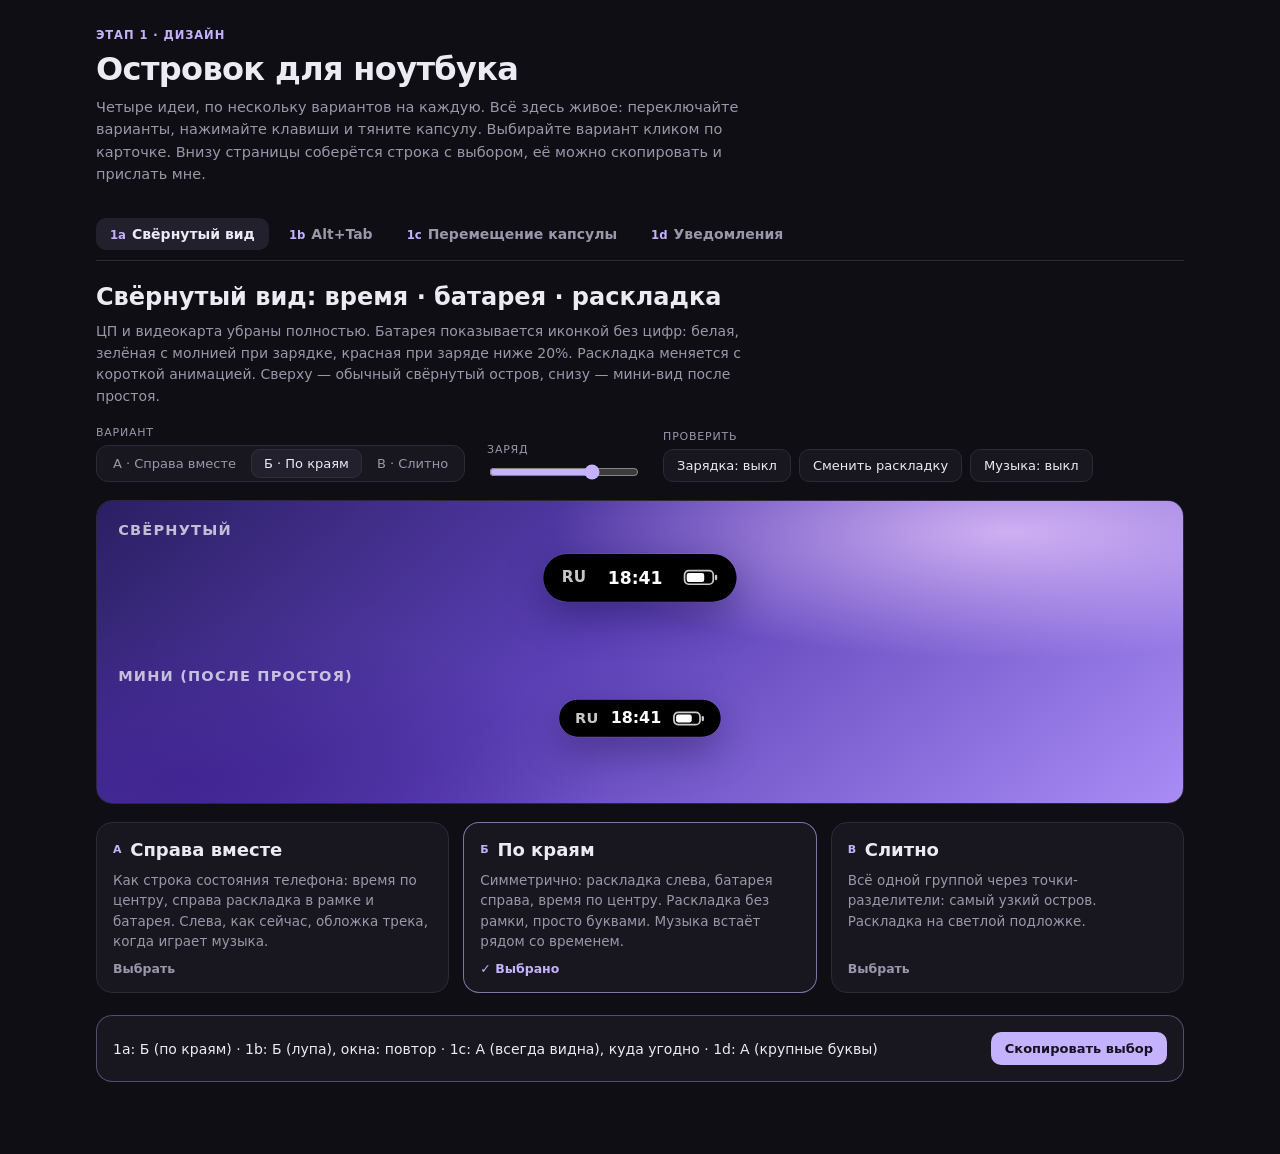
<file: design/laptop-rework.html>
<!doctype html>
<html lang="ru">
<head>
<meta charset="utf-8">
<meta name="viewport" content="width=device-width, initial-scale=1">
<title>Островок: переработка для ноутбука</title>
<style>
/* Design-review bench for the laptop rework: collapsed view, Alt+Tab ribbon, movable capsule, short events.
   Single dark look, like the island itself. */
:root{
  --bg:#0f0e14; --surface:#18171f; --surface-2:#22202c; --line:#2c2a37;
  --fg:#eceaf3; --muted:#9a97aa; --accent:#c4b2ff; --green:#5be38f; --red:#ff5a5f;
  --ui:"Segoe UI Variable Text","Segoe UI Variable","Segoe UI",system-ui,sans-serif;
  --disp:"Segoe UI Variable Display","Segoe UI Variable","Segoe UI",system-ui,sans-serif;
  color-scheme:dark;
}
*{box-sizing:border-box}
html,body{margin:0;background:var(--bg);color:var(--fg)}
body{font-family:var(--ui);-webkit-font-smoothing:antialiased;font-variant-numeric:tabular-nums}
.page{max-width:1120px;margin:0 auto;padding:28px 16px 72px;display:flex;flex-direction:column;gap:22px}
header h1{font-family:var(--disp);font-weight:700;font-size:32px;letter-spacing:-.02em;margin:0}
header p{margin:8px 0 0;color:var(--muted);font-size:14.5px;line-height:1.55;max-width:70ch}
.eyebrow{font-size:11.5px;letter-spacing:.08em;text-transform:uppercase;color:var(--accent);margin-bottom:8px;font-weight:600}

nav.tabs{display:flex;flex-wrap:wrap;gap:6px;position:sticky;top:0;z-index:20;background:var(--bg);padding:10px 0;border-bottom:1px solid var(--line)}
nav.tabs button{all:unset;cursor:pointer;padding:8px 14px;border-radius:10px;color:var(--muted);font-size:14px;font-weight:600}
nav.tabs button:hover{color:var(--fg)}
nav.tabs button[aria-selected="true"]{background:var(--surface-2);color:var(--fg)}
nav.tabs button small{color:var(--accent);margin-right:6px}

section.sec{display:none;flex-direction:column;gap:18px}
section.sec.on{display:flex}
section.sec h2{font-family:var(--disp);font-size:24px;margin:0}
section.sec > p.lead{margin:-8px 0 0;color:var(--muted);font-size:14px;line-height:1.55;max-width:75ch}

.toolbar{display:flex;flex-wrap:wrap;gap:14px 22px;align-items:flex-end}
.grp{display:flex;flex-direction:column;gap:6px;min-width:0}
.glbl{font-size:11px;letter-spacing:.07em;text-transform:uppercase;color:var(--muted)}
.seg{display:inline-flex;flex-wrap:wrap;background:var(--surface);border:1px solid var(--line);border-radius:12px;padding:3px;gap:2px}
.seg button{all:unset;cursor:pointer;padding:7px 13px;border-radius:9px;color:var(--muted);font-size:13px;font-weight:500;white-space:nowrap}
.seg button:hover{color:var(--fg)}
.seg button[aria-pressed="true"]{background:var(--surface-2);color:var(--fg);box-shadow:inset 0 0 0 1px rgba(255,255,255,.06)}
.btn{all:unset;cursor:pointer;padding:8px 13px;border-radius:10px;background:var(--surface);border:1px solid var(--line);font-size:13px;font-weight:500;color:var(--fg);white-space:nowrap}
.btn:hover{background:var(--surface-2)}
.btn:active{transform:translateY(1px)}
.btn.pri{background:var(--accent);color:#16121f;border-color:transparent;font-weight:600}
input[type=range]{accent-color:var(--accent);width:150px}
.tips{display:flex;flex-wrap:wrap;gap:8px 18px;color:var(--muted);font-size:13px;margin:0;padding:0;list-style:none}
.tips li{display:flex;gap:7px;align-items:center}
kbd{font-family:var(--ui);font-size:11.5px;color:var(--fg);background:var(--surface-2);border:1px solid var(--line);border-radius:6px;padding:1px 6px}
:focus-visible{outline:2px solid var(--accent);outline-offset:2px}

/* ───────── stage: a scaled desktop ───────── */
.stage{position:relative;width:100%;border-radius:16px;overflow:hidden;border:1px solid var(--line);background:#000}
.desk{position:absolute;left:0;top:0;width:820px;transform-origin:0 0;overflow:hidden;color:#fff;user-select:none;-webkit-user-select:none;
  background:radial-gradient(70% 70% at 84% 10%,rgba(236,204,255,.75),transparent 60%),radial-gradient(60% 80% at 8% 92%,rgba(64,36,146,.9),transparent 65%),linear-gradient(140deg,#2b1f63 0%,#5a3fb5 45%,#a98cf5 100%)}
.desk .lbl{position:absolute;font-size:11px;letter-spacing:.08em;text-transform:uppercase;color:rgba(255,255,255,.7);font-weight:600}
.taskbar{position:absolute;left:0;right:0;bottom:0;height:34px;background:rgba(20,16,40,.55);backdrop-filter:blur(10px);display:flex;justify-content:center;align-items:center;gap:8px}
.taskbar i{width:20px;height:20px;border-radius:5px;background:rgba(255,255,255,.25)}

/* ───────── island pieces (mirror app/Ostrovok/ui/style.css) ───────── */
.isl{position:absolute;background:#000;color:#fff;box-shadow:0 0 0 .5px rgba(255,255,255,.08),0 10px 30px rgba(10,0,40,.35);font-size:12px;overflow:hidden}
.row{display:flex;align-items:center;white-space:nowrap}
.col{height:36px;padding:0 14px;gap:16px;border-radius:18px}
.col .mid{font-weight:600;font-size:13px}
.col .grp2{display:flex;align-items:center;gap:8px}
.mini{height:28px;padding:0 12px;gap:9px;border-radius:14px;font-weight:600}
.cover{width:20px;height:20px;border-radius:6px;flex:none;background:radial-gradient(circle at 28% 26%,rgba(255,236,210,.9),transparent 42%),conic-gradient(from 210deg at 62% 62%,#ff5f8f,#7b5cff,#2ec5ff,#ffb36b,#ff5f8f)}
.eq{display:inline-flex;align-items:flex-end;gap:2px;height:13px;flex:none}
.eq i{display:block;width:2.5px;height:100%;border-radius:2px;background:linear-gradient(#ffc27a,#ff5f8f);transform-origin:bottom;animation:eq .9s ease-in-out infinite alternate}
.eq i:nth-child(2){animation-duration:1.1s;animation-delay:-.3s}.eq i:nth-child(3){animation-duration:.75s;animation-delay:-.5s}
.eq i:nth-child(4){animation-duration:1.25s;animation-delay:-.2s}.eq i:nth-child(5){animation-duration:.85s;animation-delay:-.7s}
.mini .eq{height:10px}.mini .eq i{width:2px}
@keyframes eq{0%{transform:scaleY(.25)}45%{transform:scaleY(1)}100%{transform:scaleY(.45)}}

/* battery without numbers */
.bat{display:inline-flex;align-items:center;gap:2px;flex:none}
.bat svg{display:block;overflow:visible}
.bat .o{fill:none;stroke:rgba(255,255,255,.8);stroke-width:1.3}
.bat .n{fill:rgba(255,255,255,.8)}
.bat .l{fill:#fff;transition:width .5s cubic-bezier(.2,.9,.2,1),fill .3s}
.bat.chg .l{fill:var(--green)}
.bat.low .l{fill:var(--red)}
.bat .bolt{fill:var(--green);display:none}
.bat.chg .bolt{display:block}

/* keyboard layout: three looks */
.kl{display:inline-grid;flex:none;overflow:hidden;font-weight:700;letter-spacing:.02em;line-height:1}
.kl span{grid-area:1/1;display:block;transition:transform .38s cubic-bezier(.2,.9,.2,1),opacity .3s}
.kl span.out{transform:translateY(-120%);opacity:0}
.kl span.in{transform:translateY(120%);opacity:0}
.kl.box{font-size:9.5px;padding:2px 4px;border-radius:5px;box-shadow:inset 0 0 0 1.2px rgba(255,255,255,.7)}
.kl.txt{font-size:11.5px;color:rgba(255,255,255,.78)}
.kl.fill{font-size:9.5px;padding:3px 5px;border-radius:6px;background:rgba(255,255,255,.16)}
.mini .kl.txt{font-size:11px}
.sepdot{width:3px;height:3px;border-radius:50%;background:rgba(255,255,255,.35);flex:none}

/* ───────── variant cards ───────── */
.cards{display:grid;grid-template-columns:repeat(auto-fit,minmax(min(100%,300px),1fr));gap:14px}
.card{background:var(--surface);border:1px solid var(--line);border-radius:16px;padding:16px;display:flex;flex-direction:column;gap:10px;min-width:0;cursor:pointer;transition:border-color .2s}
.card:hover{border-color:#3d3a4c}
.card.sel{border-color:rgba(196,178,255,.6)}
.card h3{font-family:var(--disp);font-size:18px;font-weight:600;margin:0;display:flex;align-items:center;gap:8px}
.card h3 small{font-family:var(--ui);font-size:11px;font-weight:700;letter-spacing:.06em;text-transform:uppercase;color:var(--accent)}
.card p{margin:0;color:var(--muted);font-size:13.5px;line-height:1.5}
.card .pick{margin-top:auto;font-size:12.5px;font-weight:600;color:var(--muted)}
.card.sel .pick{color:var(--accent)}
.note{background:var(--surface);border:1px solid var(--line);border-radius:14px;padding:12px 14px;color:var(--muted);font-size:13.5px;line-height:1.55}
.note b{color:var(--fg)}

/* ───────── 1a ───────── */
#a-desk{height:230px}
#a-desk .isl{left:50%;transform:translateX(-50%)}

/* ───────── 1b: Alt+Tab ribbon ───────── */
#b-desk{height:330px}
#b-isl{left:50%;top:8px;transform:translateX(-50%);width:330px;height:36px;border-radius:18px;
  transition:width .55s cubic-bezier(.2,1.15,.3,1),height .55s cubic-bezier(.2,1.15,.3,1),border-radius .5s}
#b-isl.open{border-radius:40px}
#b-isl .colc{position:absolute;inset:0;display:flex;align-items:center;justify-content:center;gap:16px;transition:opacity .2s}
#b-isl.open .colc{opacity:0;pointer-events:none}
.rib{position:absolute;left:0;right:0;opacity:0;transition:opacity .25s;
  -webkit-mask-image:linear-gradient(90deg,transparent 0,#000 18%,#000 82%,transparent 100%);mask-image:linear-gradient(90deg,transparent 0,#000 18%,#000 82%,transparent 100%)}
#b-isl.open .rib{opacity:1;transition-delay:.12s}
.rib .items{position:absolute;inset:0;perspective:520px}
.tile{position:absolute;left:50%;top:50%;width:64px;height:64px;margin:-32px 0 0 -32px;will-change:transform,opacity;cursor:pointer}
.tile .ap{width:100%;height:100%;border-radius:16px;display:grid;place-items:center;font-weight:700;font-size:24px;letter-spacing:-.03em;box-shadow:0 6px 18px rgba(0,0,0,.45)}
.tile .ap svg{width:56%;height:56%;fill:none;stroke:#fff;stroke-width:1.8;stroke-linecap:round;stroke-linejoin:round}
.tile .wd{position:absolute;left:50%;top:calc(100% + 9px);transform:translateX(-50%);display:flex;gap:4px;opacity:0;transition:opacity .2s}
.tile .wd i{width:5px;height:5px;border-radius:50%;background:rgba(255,255,255,.3)}
.tile .wd i.on{background:#fff}
.rib[data-dup="dots"] .tile .wd{opacity:1}
.tile.go .ap{animation:launch .45s cubic-bezier(.3,1.6,.5,1)}
@keyframes launch{35%{transform:scale(.78)}100%{transform:scale(1)}}
.selmark{position:absolute;left:50%;top:50%;pointer-events:none;transition:opacity .2s}
.rib[data-v="drum"] .selmark{width:6px;height:6px;margin:44px 0 0 -3px;border-radius:50%;background:#fff;box-shadow:0 0 8px rgba(255,255,255,.7)}
.rib[data-dup="dots"][data-v="drum"] .selmark{margin-top:56px}
.rib[data-v="lens"] .selmark{display:none}
.rib[data-v="frame"] .selmark{width:88px;height:88px;margin:-44px 0 0 -44px;border-radius:24px;background:rgba(255,255,255,.1);box-shadow:inset 0 0 0 1.5px rgba(255,255,255,.55)}
.thumb{position:absolute;left:50%;top:16px;width:150px;height:86px;margin-left:-75px;border-radius:10px;overflow:hidden;background:#1d1b26;box-shadow:0 0 0 1px rgba(255,255,255,.12);opacity:0;transform:scale(.9);transition:opacity .25s,transform .35s cubic-bezier(.2,1.2,.3,1)}
#b-isl.open.th .thumb{opacity:1;transform:none;transition-delay:.15s}
.thumb .bar{height:14px;display:flex;align-items:center;gap:3px;padding:0 6px}
.thumb .bar i{width:4px;height:4px;border-radius:50%;background:rgba(255,255,255,.5)}
.thumb .body{position:absolute;inset:14px 0 0;padding:8px;display:grid;gap:5px;align-content:start}
.thumb .body i{height:6px;border-radius:3px;background:rgba(255,255,255,.14)}
.keys{display:flex;flex-wrap:wrap;gap:8px}
.kstate{position:absolute;left:14px;bottom:12px;font-size:12px;color:rgba(255,255,255,.85);display:flex;gap:6px;align-items:center}
.kstate kbd{background:rgba(0,0,0,.35);border-color:rgba(255,255,255,.2)}
.kstate kbd.down{background:#fff;color:#000}
.toast{position:absolute;right:14px;bottom:12px;font-size:12.5px;background:rgba(0,0,0,.55);padding:6px 10px;border-radius:9px;opacity:0;transition:opacity .25s}
.toast.on{opacity:1}

/* ───────── 1c: movable capsule ───────── */
#c-desk{height:440px}
#c-isl{left:0;top:0;transition:width .45s cubic-bezier(.2,1.1,.3,1),height .45s cubic-bezier(.2,1.1,.3,1),border-radius .4s}
#c-isl.anim{transition:left .5s cubic-bezier(.2,1.1,.3,1),top .5s cubic-bezier(.2,1.1,.3,1),width .45s cubic-bezier(.2,1.1,.3,1),height .45s cubic-bezier(.2,1.1,.3,1),border-radius .4s}
#c-isl .colc{position:absolute;left:0;top:0;height:36px;width:max-content;white-space:nowrap;display:flex;align-items:center;gap:16px;padding:0 14px;transition:opacity .2s}
#c-isl.big .colc{opacity:0}
#c-isl .bigc{position:absolute;inset:0;display:grid;place-items:center;color:rgba(255,255,255,.45);font-size:13px;opacity:0;transition:opacity .2s}
#c-isl.big .bigc{opacity:1;transition-delay:.15s}
.hdl{display:flex;flex-direction:column;justify-content:center;gap:3px;height:36px;padding:0 4px 0 2px;cursor:grab;flex:none;transition:opacity .2s,width .3s,margin .3s}
.hdl i{display:block;width:12px;height:1.6px;border-radius:2px;background:rgba(255,255,255,.4);transition:background .2s,width .2s}
.hdl:hover i{background:#fff}
#c-isl.drag .hdl{cursor:grabbing}
#c-isl.drag .hdl i{background:#fff}
#c-isl.drag{box-shadow:0 0 0 .5px rgba(255,255,255,.15),0 18px 40px rgba(10,0,40,.55)}
.vdiv{width:1px;height:16px;background:rgba(255,255,255,.14);flex:none;transition:opacity .2s}
/* variant B: the handle shows up only while the pointer is over the island */
#c-desk[data-v="hover"] .hdl{width:0;padding:0;margin-left:-16px;opacity:0;overflow:hidden}
#c-desk[data-v="hover"] .vdiv{display:none}
#c-desk[data-v="hover"] #c-isl:hover .hdl,#c-desk[data-v="hover"] #c-isl.drag .hdl{width:18px;padding:0 4px 0 2px;margin-left:0;opacity:1}
/* variant C: a small tab outside the island */
#c-tab{position:absolute;width:16px;height:26px;border-radius:0 9px 9px 0;background:#000;display:none;flex-direction:column;justify-content:center;align-items:center;gap:3px;cursor:grab;
  box-shadow:0 0 0 .5px rgba(255,255,255,.08);opacity:0;transition:opacity .2s}
#c-tab i{display:block;width:8px;height:1.6px;border-radius:2px;background:rgba(255,255,255,.55)}
#c-tab:hover i{background:#fff}
#c-desk[data-v="tab"] #c-tab{display:flex}
#c-desk[data-v="tab"] .hdl,#c-desk[data-v="tab"] .vdiv{display:none}
#c-desk[data-v="tab"].near #c-tab,#c-desk[data-v="tab"] #c-tab.drag{opacity:1}
/* chosen look: always-visible lines spaced like any other item, no divider */
#c-desk[data-v="always"] .vdiv{display:none}
#c-desk[data-v="always"] .hdl{padding:0;width:12px;margin-left:0}
/* in notch mode the lines fold away and the island narrows by exactly their slot */
#c-desk[data-mode="notch"] .hdl{width:0!important;padding:0!important;margin-left:-16px!important;opacity:0;overflow:hidden}
#c-desk[data-mode="notch"] .vdiv,#c-desk[data-mode="notch"] #c-tab{display:none!important}
#c-isl .colc{padding:0 16px}
.ghostspot{position:absolute;border-radius:18px;border:1.5px dashed rgba(255,255,255,.55);pointer-events:none;opacity:0;transition:opacity .2s}
.ghostspot.on{opacity:1}

/* ───────── 1d: events ───────── */
#d-desk{height:200px}
#d-isl{left:50%;top:8px;transform:translateX(-50%);width:200px;height:36px;border-radius:18px;transition:width .5s cubic-bezier(.2,1.15,.3,1),height .5s cubic-bezier(.2,1.15,.3,1),border-radius .45s}
#d-isl > div{position:absolute;inset:0;display:flex;align-items:center;justify-content:center;opacity:0;transition:opacity .18s;pointer-events:none}
#d-isl > div.on{opacity:1;transition:opacity .3s .12s}
.ev{gap:12px;padding:0 16px}
.ev .gl{width:30px;height:30px;border-radius:50%;display:grid;place-items:center;flex:none}
.ev .gl svg{width:16px;height:16px;fill:none;stroke:#fff;stroke-width:2;stroke-linecap:round;stroke-linejoin:round}
.ev .tx{display:flex;flex-direction:column;gap:2px;min-width:0}
.ev .tx b{font-size:13.5px;font-weight:600}
.ev .tx span{font-size:11.5px;color:rgba(255,255,255,.55)}
.ev .sp{flex:1}
.lay-big{display:inline-grid;overflow:hidden;font-family:var(--disp);font-size:22px;font-weight:700;letter-spacing:.02em;line-height:1.1}
.lay-big span{grid-area:1/1;transition:transform .45s cubic-bezier(.2,.9,.2,1),opacity .3s}
.lay-big span.out{transform:translateY(-110%);opacity:0}
.lay-big span.in{transform:translateY(110%);opacity:0}
.ev .tx b.lay-name{font-family:var(--ui);font-size:13.5px;font-weight:600;letter-spacing:0;line-height:1.25}
.lay-list{position:relative;display:flex;gap:4px;padding:3px;border-radius:12px;background:rgba(255,255,255,.08)}
.lay-list b{position:relative;z-index:1;font-size:12.5px;font-weight:700;padding:6px 10px;color:rgba(255,255,255,.5);transition:color .3s}
.lay-list b.on{color:#000}
.lay-list .pill{position:absolute;top:3px;bottom:3px;border-radius:9px;background:#fff;transition:left .4s cubic-bezier(.2,1.1,.3,1),width .4s}
.lvlbar{width:110px;height:6px;border-radius:4px;background:rgba(255,255,255,.18);overflow:hidden}
.lvlbar i{display:block;height:100%;background:#fff;border-radius:4px}
.flash{animation:flash .9s ease-out}
@keyframes flash{0%{box-shadow:0 0 0 0 rgba(255,255,255,.6)}100%{box-shadow:0 0 0 10px rgba(255,255,255,0)}}

/* ───────── summary ───────── */
.summary{background:var(--surface);border:1px solid rgba(196,178,255,.35);border-radius:16px;padding:16px;display:flex;flex-wrap:wrap;gap:12px;align-items:center}
.summary code{font-family:var(--ui);font-size:14px;color:var(--fg);flex:1;min-width:240px;line-height:1.6}
</style>
</head>
<body>
<div class="page">
  <header>
    <div class="eyebrow">Этап 1 · дизайн</div>
    <h1>Островок для ноутбука</h1>
    <p>Четыре идеи, по нескольку вариантов на каждую. Всё здесь живое: переключайте варианты, нажимайте клавиши и тяните капсулу. Выбирайте вариант кликом по карточке. Внизу страницы соберётся строка с выбором, её можно скопировать и прислать мне.</p>
  </header>

  <nav class="tabs" role="tablist">
    <button role="tab" data-tab="a" aria-selected="true"><small>1a</small>Свёрнутый вид</button>
    <button role="tab" data-tab="b" aria-selected="false"><small>1b</small>Alt+Tab</button>
    <button role="tab" data-tab="c" aria-selected="false"><small>1c</small>Перемещение капсулы</button>
    <button role="tab" data-tab="d" aria-selected="false"><small>1d</small>Уведомления</button>
  </nav>

  <!-- ═════════════ 1a ═════════════ -->
  <section class="sec on" id="sec-a">
    <h2>Свёрнутый вид: время · батарея · раскладка</h2>
    <p class="lead">ЦП и видеокарта убраны полностью. Батарея показывается иконкой без цифр: белая, зелёная с молнией при зарядке, красная при заряде ниже 20%. Раскладка меняется с короткой анимацией. Сверху — обычный свёрнутый остров, снизу — мини-вид после простоя.</p>
    <div class="toolbar">
      <div class="grp"><span class="glbl">Вариант</span><div class="seg" data-seg="a"><button data-v="A">А · Справа вместе</button><button data-v="B">Б · По краям</button><button data-v="C">В · Слитно</button></div></div>
      <div class="grp"><span class="glbl">Заряд</span><input type="range" id="a-lvl" min="5" max="100" value="72" aria-label="Уровень заряда"></div>
      <div class="grp"><span class="glbl">Проверить</span><div class="keys"><button class="btn" id="a-chg">Зарядка: выкл</button><button class="btn" id="a-lay">Сменить раскладку</button><button class="btn" id="a-mus">Музыка: выкл</button></div></div>
    </div>
    <div class="stage" data-h="230"><div class="desk" id="a-desk">
      <span class="lbl" style="left:16px;top:16px">Свёрнутый</span>
      <div class="isl row col" id="a-col" style="top:40px"></div>
      <span class="lbl" style="left:16px;top:126px">Мини (после простоя)</span>
      <div class="isl row mini" id="a-mini" style="top:150px"></div>
    </div></div>
    <div class="cards" data-cards="a">
      <div class="card" data-v="A"><h3><small>А</small>Справа вместе</h3><p>Как строка состояния телефона: время по центру, справа раскладка в рамке и батарея. Слева, как сейчас, обложка трека, когда играет музыка.</p><span class="pick">Выбрать</span></div>
      <div class="card" data-v="B"><h3><small>Б</small>По краям</h3><p>Симметрично: раскладка слева, батарея справа, время по центру. Раскладка без рамки, просто буквами. Музыка встаёт рядом со временем.</p><span class="pick">Выбрать</span></div>
      <div class="card" data-v="C"><h3><small>В</small>Слитно</h3><p>Всё одной группой через точки-разделители: самый узкий остров. Раскладка на светлой подложке.</p><span class="pick">Выбрать</span></div>
    </div>
  </section>

  <!-- ═════════════ 1b ═════════════ -->
  <section class="sec" id="sec-b">
    <h2>Alt+Tab через остров</h2>
    <p class="lead">Остров раскрывается в ленту больших иконок открытых окон, без подписей. Лента прокручивается так же, как колесо избранного, только горизонтально. Каждое нажатие Tab двигает выбор вправо, а лента уезжает справа налево, держа выбранное окно по центру. Как и в Windows, сразу при открытии выбрано предыдущее окно, поэтому одно быстрое Alt+Tab переключает между двумя последними окнами.</p>
    <div class="toolbar">
      <div class="grp"><span class="glbl">Вариант ленты</span><div class="seg" data-seg="b"><button data-v="drum">А · Барабан</button><button data-v="lens">Б · Лупа</button><button data-v="frame">В · Рамка</button></div></div>
      <div class="grp"><span class="glbl">Несколько окон одного приложения</span><div class="seg" data-seg="bdup"><button data-v="same">Просто повтор</button><button data-v="dots">Точки под иконкой</button><button data-v="thumb">Миниатюра окна</button></div></div>
    </div>
    <ul class="tips">
      <li>Кликните по картинке, затем: <kbd>Tab</kbd> вперёд,</li>
      <li><kbd>Shift</kbd>+<kbd>Tab</kbd> назад,</li>
      <li><kbd>Enter</kbd> — «отпустить Alt» и переключиться,</li>
      <li><kbd>Esc</kbd> — отмена.</li>
      <li>Колесо мыши и клик по иконке тоже работают.</li>
    </ul>
    <div class="keys"><button class="btn pri" id="b-tab">Alt+Tab</button><button class="btn" id="b-stab">Alt+Shift+Tab</button><button class="btn" id="b-rel">Отпустить Alt</button><button class="btn" id="b-esc">Esc</button></div>
    <div class="stage" data-h="330"><div class="desk" id="b-desk" tabindex="0" aria-label="Демо Alt+Tab: Tab, Shift+Tab, Enter, Esc">
      <div class="isl" id="b-isl">
        <div class="colc" id="b-colc"></div>
        <div class="thumb" id="b-thumb"><div class="bar"><i></i><i></i><i></i></div><div class="body"><i style="width:80%"></i><i style="width:55%"></i><i style="width:68%"></i><i style="width:40%"></i></div></div>
        <div class="rib" id="b-rib"><div class="items" id="b-items"></div><div class="selmark"></div></div>
      </div>
      <div class="kstate"><kbd id="k-alt">Alt</kbd><kbd id="k-tab">Tab</kbd><span id="k-hint">Кликните сюда и нажмите Tab</span></div>
      <div class="toast" id="b-toast"></div>
      <div class="taskbar"><i></i><i></i><i></i><i></i><i></i></div>
    </div></div>
    <div class="cards" data-cards="b">
      <div class="card" data-v="drum"><h3><small>А</small>Барабан</h3><p>Иконки стоят на вращающемся барабане, как в колесе избранного: по краям уходят в глубину и тускнеют. Под выбранной горит точка.</p><span class="pick">Выбрать</span></div>
      <div class="card" data-v="lens"><h3><small>Б</small>Лупа</h3><p>Плоский ряд, выбранная иконка крупнее, соседние плавно уменьшаются, как в доке macOS. Никаких дополнительных отметок.</p><span class="pick">Выбрать</span></div>
      <div class="card" data-v="frame"><h3><small>В</small>Рамка</h3><p>Неподвижная стеклянная рамка по центру, иконки проезжают через неё. Самый спокойный вариант, выбор виден лучше всего.</p><span class="pick">Выбрать</span></div>
    </div>
    <div class="note"><b>Несколько окон одного приложения</b> (у вас в примере два окна Chrome и два Проводника). «Просто повтор» — одинаковые иконки рядом. «Точки» — под иконкой видно, какое это окно по счёту. «Миниатюра» — над лентой появляется настоящий снимок выбранного окна, остров становится выше.</div>
  </section>

  <!-- ═════════════ 1c ═════════════ -->
  <section class="sec" id="sec-c">
    <h2>Перемещаемая капсула</h2>
    <p class="lead">Только в режиме капсулы. Справа появляются две горизонтальные линии: за них капсулу можно тянуть, а наведение на них не раскрывает остров. Наведите на саму капсулу и подождите — она раскроется, как обычно, и уместится в экран, даже если стоит у нижнего края. Двойной клик по линиям возвращает капсулу на место по центру сверху.</p>
    <div class="toolbar">
      <div class="grp"><span class="glbl">Вариант ручки</span><div class="seg" data-seg="c"><button data-v="always">А · Всегда видна</button><button data-v="hover">Б · При наведении</button><button data-v="tab">В · Язычок снаружи</button></div></div>
      <div class="grp"><span class="glbl">Куда можно ставить</span><div class="seg" data-seg="cplace"><button data-v="free">Куда угодно</button><button data-v="top">Только вдоль верха</button><button data-v="snap">Магнит к 6 точкам</button></div></div>
      <div class="grp"><span class="glbl">Режим</span><div class="seg" data-seg="cmode"><button data-v="capsule">Капсула</button><button data-v="notch">Чёлка</button></div></div>
    </div>
    <div class="stage" data-h="440"><div class="desk" id="c-desk">
      <div class="ghostspot" id="c-ghost"></div>
      <div class="isl" id="c-isl"><div class="colc" id="c-colc"></div><div class="bigc">раскрытый остров</div></div>
      <div id="c-tab"><i></i><i></i></div>
      <div class="toast" id="c-toast" style="bottom:46px"></div>
      <div class="taskbar"><i></i><i></i><i></i><i></i><i></i></div>
    </div></div>
    <div class="cards" data-cards="c">
      <div class="card" data-v="always"><h3><small>А</small>Всегда видна</h3><p>Линии всегда видны справа и стоят на том же расстоянии, что и остальные значки и края. В режиме чёлки их нет, остров при переходе в капсулу расширяется ровно на них. При наведении линии белеют, остров не раскрывается.</p><span class="pick">Выбрать</span></div>
      <div class="card" data-v="hover"><h3><small>Б</small>При наведении</h3><p>В покое капсула выглядит как сейчас. Линии выезжают справа, только когда курсор над островом.</p><span class="pick">Выбрать</span></div>
      <div class="card" data-v="tab"><h3><small>В</small>Язычок снаружи</h3><p>Ручка — маленький чёрный язычок, прилипший к правому боку капсулы. Появляется, когда курсор рядом. Сама капсула не меняется.</p><span class="pick">Выбрать</span></div>
    </div>
  </section>

  <!-- ═════════════ 1d ═════════════ -->
  <section class="sec" id="sec-d">
    <h2>Уведомления вместо окон Windows</h2>
    <p class="lead">Короткие сообщения, которые заменят системные окна Windows. Для смены раскладки есть три варианта, остальные пока в одном. Уведомление Telegram «N непрочитанных» удаляется совсем: остаются только сообщения от конкретных людей.</p>
    <div class="toolbar">
      <div class="grp"><span class="glbl">Смена раскладки</span><div class="seg" data-seg="d"><button data-v="flip">А · Крупные буквы</button><button data-v="list">Б · Список языков</button><button data-v="quiet">В · Тихо</button></div></div>
    </div>
    <div class="keys">
      <button class="btn pri" data-ev="lay">Раскладка (Win+Пробел)</button>
      <button class="btn" data-ev="caps">Caps Lock</button>
      <button class="btn" data-ev="plug">Зарядка подключена</button>
      <button class="btn" data-ev="unplug">Зарядка отключена</button>
      <button class="btn" data-ev="mic">Микрофон</button>
      <button class="btn" data-ev="vol">Громкость</button>
      <button class="btn" data-ev="bri">Яркость</button>
    </div>
    <div class="stage" data-h="200"><div class="desk" id="d-desk">
      <div class="isl" id="d-isl">
        <div class="row col" id="d-col"></div>
        <div class="ev row" id="d-ev"></div>
      </div>
    </div></div>
    <div class="cards" data-cards="d">
      <div class="card" data-v="flip"><h3><small>А</small>Крупные буквы</h3><p>Остров ненадолго расширяется: старая раскладка уезжает вверх, новая въезжает снизу, рядом название языка.</p><span class="pick">Выбрать</span></div>
      <div class="card" data-v="list"><h3><small>Б</small>Список языков</h3><p>Показываются все установленные раскладки, белая подложка переезжает на новую. Удобно, если раскладок три и больше.</p><span class="pick">Выбрать</span></div>
      <div class="card" data-v="quiet"><h3><small>В</small>Тихо</h3><p>Остров не раскрывается: буквы в свёрнутом виде просто меняются с короткой вспышкой.</p><span class="pick">Выбрать</span></div>
    </div>
    <div class="note"><b>Громкость и яркость</b> уже есть в Островке, здесь они для сравнения. Системное окно Windows с громкостью, яркостью и медиа будет скрыто. <b>Зарядка</b>: в уведомлении можно показать процент, хотя в свёрнутом виде цифр нет. Если не нужно, уберу.</div>
  </section>

  <div class="summary">
    <code id="sum"></code>
    <button class="btn pri" id="copy">Скопировать выбор</button>
  </div>
</div>

<script>
(() => {
const $ = (s, r = document) => r.querySelector(s);
const $$ = (s, r = document) => [...r.querySelectorAll(s)];
const store = {
  get(k, d) { try { const v = localStorage.getItem('ostr-rework:' + k); return v === null ? d : v; } catch { return d; } },
  set(k, v) { try { localStorage.setItem('ostr-rework:' + k, v); } catch {} }
};

/* ───── scale the fixed-size desks to their stage ───── */
function fit() {
  $$('.stage').forEach(st => {
    const desk = st.firstElementChild, h = +st.dataset.h, s = st.clientWidth / 820;
    desk.style.transform = `scale(${s})`; desk.style.height = h + 'px'; st.style.height = (h * s) + 'px';
  });
}
addEventListener('resize', fit);

/* ───── tabs ───── */
function showTab(t) {
  $$('nav.tabs button').forEach(b => b.setAttribute('aria-selected', b.dataset.tab === t));
  $$('section.sec').forEach(s => s.classList.toggle('on', s.id === 'sec-' + t));
  store.set('tab', t); fit();
  // islands measure their content, which is zero while the section is hidden
  sizeB(); sizeC(); sizeD();
}
$$('nav.tabs button').forEach(b => b.onclick = () => showTab(b.dataset.tab));

/* ───── choices ───── */
const pick = {
  // defaults = the choices made on 2026-11-21
  a: store.get('a', 'B'), b: store.get('b', 'lens'), bdup: store.get('bdup', 'same'),
  c: store.get('c', 'always'), cplace: store.get('cplace', 'free'), cmode: 'capsule', d: store.get('d', 'flip')
};
const onPick = {};
function setPick(k, v) {
  pick[k] = v; if (k !== 'cmode') store.set(k, v);
  $$(`[data-seg="${k}"] button`).forEach(b => b.setAttribute('aria-pressed', b.dataset.v === v));
  $$(`[data-cards="${k}"] .card`).forEach(c => { const on = c.dataset.v === v; c.classList.toggle('sel', on); c.querySelector('.pick').textContent = on ? '✓ Выбрано' : 'Выбрать'; });
  onPick[k] && onPick[k](v); summary();
}
$$('[data-seg]').forEach(seg => seg.addEventListener('click', e => { const b = e.target.closest('button'); if (b) setPick(seg.dataset.seg, b.dataset.v); }));
$$('[data-cards]').forEach(cs => cs.addEventListener('click', e => { const c = e.target.closest('.card'); if (c) setPick(cs.dataset.cards, c.dataset.v); }));
const NAMES = {
  a: { A: 'А (справа вместе)', B: 'Б (по краям)', C: 'В (слитно)' },
  b: { drum: 'А (барабан)', lens: 'Б (лупа)', frame: 'В (рамка)' },
  bdup: { same: 'повтор', dots: 'точки', thumb: 'миниатюра' },
  c: { always: 'А (всегда видна)', hover: 'Б (при наведении)', tab: 'В (язычок)' },
  cplace: { free: 'куда угодно', top: 'вдоль верха', snap: 'магнит' },
  d: { flip: 'А (крупные буквы)', list: 'Б (список)', quiet: 'В (тихо)' }
};
function summary() {
  $('#sum').textContent = `1a: ${NAMES.a[pick.a]} · 1b: ${NAMES.b[pick.b]}, окна: ${NAMES.bdup[pick.bdup]} · 1c: ${NAMES.c[pick.c]}, ${NAMES.cplace[pick.cplace]} · 1d: ${NAMES.d[pick.d]}`;
}
$('#copy').onclick = async () => {
  try { await navigator.clipboard.writeText($('#sum').textContent); $('#copy').textContent = 'Скопировано'; }
  catch { const r = document.createRange(); r.selectNodeContents($('#sum')); getSelection().removeAllRanges(); getSelection().addRange(r); $('#copy').textContent = 'Выделено — Ctrl+C'; }
  setTimeout(() => $('#copy').textContent = 'Скопировать выбор', 1600);
};

/* ───── shared island bits ───── */
const sys = { lvl: 72, chg: false, lay: 'RU', mus: false };
const LAYS = ['RU', 'EN'];
const LAYNAME = { RU: 'Русская', EN: 'Английская', UK: 'Украинская' };
const now = () => { const d = new Date(); return d.getHours().toString().padStart(2, '0') + ':' + d.getMinutes().toString().padStart(2, '0'); };
function batSvg(small) {
  const w = small ? 21 : 23, h = small ? 10.5 : 11.5, lw = (w - 4.6) * Math.max(.06, sys.lvl / 100);
  const cls = 'bat' + (sys.chg ? ' chg' : '') + (!sys.chg && sys.lvl <= 20 ? ' low' : '');
  return `<span class="${cls}"><svg class="bolt" width="7" height="10" viewBox="0 0 7 10"><path d="M4.2 0 0 5.6h2.7L2.2 10 7 4.2H4.1z"/></svg>` +
    `<svg width="${w + 3}" height="${h}" viewBox="0 0 ${w + 3} ${h}"><rect class="o" x=".65" y=".65" width="${w - 1.3}" height="${h - 1.3}" rx="3.2"/>` +
    `<rect class="n" x="${w + .6}" y="${h / 2 - 2}" width="1.7" height="4" rx=".8"/><rect class="l" x="2.3" y="2.3" width="${lw.toFixed(1)}" height="${(h - 4.6).toFixed(1)}" rx="1.6"/></svg></span>`;
}
const kl = (style) => `<span class="kl ${style}" data-kl><span>${sys.lay}</span></span>`;
const eq = '<span class="eq"><i></i><i></i><i></i><i></i><i></i></span>';
function colHtml(v, mini) {
  const t = `<span class="mid">${now()}</span>`;
  const mus = sys.mus ? (mini ? eq : `<span class="grp2"><span class="cover"></span>${eq}</span>`) : '';
  if (v === 'A') return mini ? `${sys.mus ? eq : ''}${t}${kl('box')}${batSvg(true)}`
                             : `${mus}${t}<span class="grp2">${kl('box')}${batSvg()}</span>`;
  if (v === 'B') return mini ? `${kl('txt')}${t}${sys.mus ? eq : ''}${batSvg(true)}`
                             : `${kl('txt')}<span class="grp2">${sys.mus ? '<span class="cover"></span>' : ''}${t}${sys.mus ? eq : ''}</span>${batSvg()}`;
  return `${sys.mus ? (mini ? eq : `<span class="cover"></span>`) : ''}${t}<span class="sepdot"></span>${kl('fill')}<span class="sepdot"></span>${batSvg(mini)}`;
}
// swap the layout letters in place with the slot animation instead of re-rendering
function flipLayouts(prev) {
  $$('[data-kl]').forEach(el => {
    const old = el.firstElementChild, nu = document.createElement('span');
    nu.textContent = sys.lay; nu.className = 'in'; el.appendChild(nu);
    requestAnimationFrame(() => requestAnimationFrame(() => { old.className = 'out'; nu.className = ''; }));
    setTimeout(() => old.remove(), 450);
  });
}

/* ═════════════ 1a ═════════════ */
function renderA() {
  $('#a-col').innerHTML = colHtml(pick.a, false);
  $('#a-mini').innerHTML = colHtml(pick.a, true);
  renderSideIslands();
}
onPick.a = renderA;
$('#a-lvl').oninput = e => { sys.lvl = +e.target.value; renderA(); };
$('#a-chg').onclick = e => { sys.chg = !sys.chg; e.target.textContent = 'Зарядка: ' + (sys.chg ? 'вкл' : 'выкл'); renderA(); };
$('#a-mus').onclick = e => { sys.mus = !sys.mus; e.target.textContent = 'Музыка: ' + (sys.mus ? 'вкл' : 'выкл'); renderA(); };
function nextLayout() { sys.lay = LAYS[(LAYS.indexOf(sys.lay) + 1) % LAYS.length]; flipLayouts(); }
$('#a-lay').onclick = nextLayout;
setInterval(() => $$('.mid').forEach(m => m.textContent = now()), 5000);

// the other sections use the chosen collapsed look
function renderSideIslands() {
  $('#b-colc').innerHTML = colHtml(pick.a, false);
  // the handle is one more item of the row: same gap to its neighbour as between the other items
  $('#c-colc').innerHTML = colHtml(pick.a, false) + '<span class="vdiv"></span><span class="hdl" id="c-hdl" title="Потяните, чтобы передвинуть · двойной клик — на место"><i></i><i></i></span>';
  if (!$('#d-isl').classList.contains('evon')) $('#d-col').innerHTML = colHtml(pick.a, false);
  sizeC(); sizeD();
}

/* ═════════════ 1b: Alt+Tab ═════════════ */
const G = {
  chrome: { bg: 'radial-gradient(circle at 50% 50%,#fff 0 16%,#4285f4 17% 28%,transparent 29%),conic-gradient(from -30deg,#ea4335 0 120deg,#fbbc05 0 240deg,#34a853 0)', t: '' },
  explorer: { bg: 'linear-gradient(160deg,#ffd75e,#f2a516)', svg: '<path d="M3 7.5a2 2 0 0 1 2-2h4l2 2h8a2 2 0 0 1 2 2V17a2 2 0 0 1-2 2H5a2 2 0 0 1-2-2z" fill="rgba(255,255,255,.25)"/>' },
  tg: { bg: 'linear-gradient(160deg,#37bbfe,#1d93d2)', svg: '<path d="M4 11.5 19.5 5l-2.6 13.4-5-3.9-2.6 2.6.4-4.2 6.6-6.3-8.3 5.2z" fill="#fff" stroke="none"/>' },
  figma: { bg: 'linear-gradient(160deg,#2c2c2c,#111)', t: '<span style="display:grid;grid-template-columns:12px 12px;gap:0"><i style="width:12px;height:12px;background:#f24e1e;border-radius:6px 0 0 6px"></i><i style="width:12px;height:12px;background:#ff7262;border-radius:0 6px 6px 0"></i><i style="width:12px;height:12px;background:#a259ff;border-radius:6px 0 0 6px"></i><i style="width:12px;height:12px;background:#1abcfe;border-radius:6px"></i><i style="width:12px;height:12px;background:#0acf83;border-radius:6px 0 6px 6px"></i></span>' },
  ps: { bg: 'linear-gradient(160deg,#0b1d3a,#001e36)', t: '<span style="color:#31a8ff">Ps</span>' },
  music: { bg: 'linear-gradient(160deg,#ffdb4d,#ffb800)', svg: '<path d="M9 18V6l10-2v12" stroke="#000"/><circle cx="6.5" cy="18" r="2.5" stroke="#000"/><circle cx="16.5" cy="16" r="2.5" stroke="#000"/>' },
  claude: { bg: 'linear-gradient(160deg,#e08b62,#c4613a)', svg: '<path d="M12 4v16M4 12h16M6.3 6.3l11.4 11.4M17.7 6.3 6.3 17.7"/>' },
  painter: { bg: 'linear-gradient(160deg,#0b2b1f,#06170f)', t: '<span style="color:#5be38f">Pt</span>' }
};
const WINS = [
  { app: 'claude' }, { app: 'chrome', k: 0 }, { app: 'tg' }, { app: 'figma' }, { app: 'explorer', k: 0 },
  { app: 'chrome', k: 1 }, { app: 'ps' }, { app: 'music' }, { app: 'explorer', k: 1 }, { app: 'painter' }
];
const count = a => WINS.filter(w => w.app === a).length;
const items = $('#b-items');
WINS.forEach((w, i) => {
  const g = G[w.app], n = count(w.app);
  const el = document.createElement('div'); el.className = 'tile'; el.dataset.i = i;
  el.innerHTML = `<div class="ap" style="background:${g.bg}">${g.svg ? `<svg viewBox="0 0 24 24">${g.svg}</svg>` : g.t}</div>` +
    (n > 1 ? `<div class="wd">${Array.from({ length: n }, (_, j) => `<i class="${j === w.k ? 'on' : ''}"></i>`).join('')}</div>` : '');
  items.appendChild(el);
});
const tiles = $$('.tile', items);
const R = { pos: 0, target: 0, vel: 0, open: false, raf: 0, last: 0 };
const isl = $('#b-isl'), rib = $('#b-rib');
function geo() {
  const thumb = pick.bdup === 'thumb';
  return { w: pick.b === 'drum' ? 600 : 620, h: thumb ? 236 : 150, rTop: thumb ? 104 : 0 };
}
function layoutRib() {
  const g = geo(); rib.style.top = g.rTop + 'px'; rib.style.height = (g.h - g.rTop) + 'px';
  isl.classList.toggle('th', pick.bdup === 'thumb');
  if (R.open) { isl.style.width = g.w + 'px'; isl.style.height = g.h + 'px'; }
}
function place() {
  const sel = Math.round(R.target);
  tiles.forEach((el, i) => {
    const d = i - R.pos; let x = 0, z = 0, ry = 0, s = 1, o = 1;
    if (pick.b === 'drum') {
      const th = d * .34; if (Math.abs(th) > 1.5) { el.style.opacity = 0; return; }
      x = Math.sin(th) * 330; z = (Math.cos(th) - 1) * 330; ry = th * 57.3 * .8; o = Math.max(0, Math.cos(th) * 1.5 - .45); s = 1.02;
    } else if (pick.b === 'lens') {
      const a = Math.abs(d); x = Math.sign(d) * (a * 66 + 22 * Math.min(1, a)); s = .7 + .42 * Math.exp(-d * d * 1.3); o = Math.max(0, 1 - a * .19);
    } else {
      const a = Math.abs(d); x = d * 88; s = .8 + .2 * Math.max(0, 1 - a); o = Math.max(0, 1 - a * .17);
    }
    el.style.transform = `translate3d(${x.toFixed(1)}px,0,${z.toFixed(1)}px) rotateY(${(-ry).toFixed(1)}deg) scale(${s.toFixed(3)})`;
    el.style.opacity = o.toFixed(3); el.style.zIndex = 100 - Math.round(Math.abs(d) * 10);
  });
  const w = WINS[sel]; if (w) $('#b-thumb .bar').style.background = G[w.app].bg.includes('gradient(160deg') ? G[w.app].bg : '#3a3a48';
}
function step(t) {
  const dt = Math.min(.033, (t - (R.last || t)) / 1000); R.last = t;
  const k = 260, c = 30; R.vel += ((R.target - R.pos) * k - R.vel * c) * dt; R.pos += R.vel * dt;
  if (Math.abs(R.target - R.pos) < .0008 && Math.abs(R.vel) < .002) { R.pos = R.target; place(); R.raf = 0; R.last = 0; return; }
  place(); R.raf = requestAnimationFrame(step);
}
const kick = () => { if (!R.raf) R.raf = requestAnimationFrame(step); };
const clampI = i => Math.max(0, Math.min(WINS.length - 1, i));
function openRib() {
  R.open = true; R.pos = 0; R.vel = 0; R.target = 1; isl.classList.add('open'); layoutRib(); place();
  setTimeout(kick, 140); keyHint(true);
}
function move(dir) {
  if (!R.open) { openRib(); if (dir < 0) { R.target = WINS.length - 1; } return; }
  R.target = clampI(Math.round(R.target) + dir); kick();
}
function closeRib(switchTo) {
  if (!R.open) return;
  const sel = Math.round(R.target);
  if (switchTo) { tiles[sel].classList.remove('go'); void tiles[sel].offsetWidth; tiles[sel].classList.add('go'); }
  setTimeout(() => {
    R.open = false; isl.classList.remove('open'); isl.style.width = '330px'; isl.style.height = '36px'; sizeB();
    if (switchTo) {
      const w = WINS.splice(sel, 1)[0]; WINS.unshift(w);
      const t = tiles.splice(sel, 1)[0]; tiles.unshift(t);
      toast('#b-toast', 'Переключено на окно');
    } else toast('#b-toast', 'Отменено');
    keyHint(false);
  }, switchTo ? 260 : 0);
}
function sizeB() { if (!R.open) { const c = $('#b-colc'); if (c.scrollWidth) isl.style.width = Math.max(200, c.scrollWidth) + 'px'; } }
onPick.b = () => { layoutRib(); place(); };
onPick.bdup = v => { rib.dataset.dup = v; layoutRib(); place(); };
function keyHint(alt) { $('#k-alt').classList.toggle('down', alt); $('#k-hint').textContent = alt ? 'Alt зажат · Tab — дальше, Enter — отпустить' : 'Кликните сюда и нажмите Tab'; }
function flashKey() { const k = $('#k-tab'); k.classList.add('down'); setTimeout(() => k.classList.remove('down'), 140); }
const bdesk = $('#b-desk');
bdesk.addEventListener('keydown', e => {
  if (e.key === 'Tab') { e.preventDefault(); flashKey(); move(e.shiftKey ? -1 : 1); }
  else if (e.key === 'ArrowRight') { e.preventDefault(); move(1); }
  else if (e.key === 'ArrowLeft') { e.preventDefault(); move(-1); }
  else if (e.key === 'Enter' || e.key === ' ') { e.preventDefault(); closeRib(true); }
  else if (e.key === 'Escape') { e.preventDefault(); closeRib(false); }
});
bdesk.addEventListener('wheel', e => { if (!R.open) return; e.preventDefault(); move((e.deltaY || e.deltaX) > 0 ? 1 : -1); }, { passive: false });
items.addEventListener('click', e => { const t = e.target.closest('.tile'); if (!t || !R.open) return; R.target = tiles.indexOf(t); kick(); setTimeout(() => closeRib(true), 280); });
$('#b-tab').onclick = () => { flashKey(); move(1); bdesk.focus(); };
$('#b-stab').onclick = () => { move(-1); bdesk.focus(); };
$('#b-rel').onclick = () => closeRib(true);
$('#b-esc').onclick = () => closeRib(false);
function toast(sel, txt) { const t = $(sel); t.textContent = txt; t.classList.add('on'); clearTimeout(t._t); t._t = setTimeout(() => t.classList.remove('on'), 1400); }

/* ═════════════ 1c: movable capsule ═════════════ */
const cd = $('#c-desk'), ci = $('#c-isl'), ctab = $('#c-tab');
const C = { x: 0, y: 8, w: 0, h: 36, homeX: 0, drag: null, big: false, hovT: 0 };
const DW = 820, DH = 440 - 34; // the taskbar is off limits
function sizeC() {
  const cc = $('#c-colc'); if (!cc.scrollWidth) return;
  if (pick.cmode === 'notch') return; // measured in capsule mode only, notch derives from it
  C.w = C.wCaps = cc.scrollWidth;
  if (!C.big) { ci.style.width = C.w + 'px'; ci.style.height = '36px'; }
  C.homeX = (DW - C.w) / 2; if (!C.moved) C.x = C.homeX;
  posC();
}
function posC() {
  const notch = pick.cmode === 'notch';
  const x = notch ? C.homeX : C.x, y = notch ? 0 : C.y;
  let L = x, T = y;
  if (C.big) { const bw = 440, bh = 170; L = Math.max(8, Math.min(DW - bw - 8, x + C.w / 2 - bw / 2)); T = y + bh + 8 > DH ? Math.max(8, y + 36 - bh) : y; }
  ci.style.left = L + 'px'; ci.style.top = T + 'px';
  ci.style.borderRadius = notch ? (C.big ? '0 0 32px 32px' : '0 0 18px 18px') : (C.big ? '32px' : '18px');
  ctab.style.left = (x + C.w - 2) + 'px'; ctab.style.top = (y + 5) + 'px';
}
const SPOTS = () => [[C.homeX, 8], [16, 8], [DW - C.w - 16, 8], [C.homeX, DH - 52], [16, DH - 52], [DW - C.w - 16, DH - 52]];
function nearestSpot(x, y) { return SPOTS().reduce((b, s) => Math.hypot(s[0] - x, s[1] - y) < Math.hypot(b[0] - x, b[1] - y) ? s : b); }
function deskPoint(e) { const r = cd.getBoundingClientRect(), s = r.width / DW; return [(e.clientX - r.left) / s, (e.clientY - r.top) / s]; }
function startDrag(e, el) {
  if (pick.cmode === 'notch') return;
  e.preventDefault(); e.stopPropagation(); clearTimeout(C.hovT); setBig(false);
  const [px, py] = deskPoint(e); C.drag = { dx: px - C.x, dy: py - C.y }; C.moved = true;
  ci.classList.remove('anim'); ci.classList.add('drag'); ctab.classList.add('drag');
  try { el.setPointerCapture(e.pointerId); } catch {}
}
function moveDrag(e) {
  if (!C.drag) return;
  const [px, py] = deskPoint(e);
  C.x = Math.max(4, Math.min(DW - C.w - 4, px - C.drag.dx));
  C.y = pick.cplace === 'top' ? 8 : Math.max(4, Math.min(DH - 40, py - C.drag.dy));
  if (pick.cplace === 'snap') { const s = nearestSpot(C.x, C.y), g = $('#c-ghost'); g.style.left = s[0] + 'px'; g.style.top = s[1] + 'px'; g.style.width = C.w + 'px'; g.style.height = '36px'; g.classList.add('on'); }
  posC();
}
function endDrag() {
  if (!C.drag) return; C.drag = null; ci.classList.remove('drag'); ctab.classList.remove('drag'); $('#c-ghost').classList.remove('on');
  if (pick.cplace === 'snap') { const s = nearestSpot(C.x, C.y); ci.classList.add('anim'); C.x = s[0]; C.y = s[1]; posC(); }
  toast('#c-toast', 'Положение запомнено');
}
function home() { ci.classList.add('anim'); C.moved = false; C.x = C.homeX; C.y = 8; posC(); toast('#c-toast', 'На месте'); }
cd.addEventListener('pointerdown', e => { const h = e.target.closest('.hdl') || e.target.closest('#c-tab'); if (h) startDrag(e, h); });
cd.addEventListener('pointermove', e => {
  moveDrag(e);
  if (pick.c === 'tab' && !C.drag) { const [px, py] = deskPoint(e); const near = px > C.x - 20 && px < C.x + C.w + 40 && py > C.y - 20 && py < C.y + 56; cd.classList.toggle('near', near); }
});
addEventListener('pointerup', endDrag);
cd.addEventListener('dblclick', e => { if (e.target.closest('.hdl') || e.target.closest('#c-tab')) home(); });
function setBig(on) {
  if (C.big === on) return; C.big = on; ci.classList.toggle('big', on); ci.classList.add('anim');
  ci.style.width = (on ? 440 : C.w) + 'px'; ci.style.height = (on ? 170 : 36) + 'px'; posC();
}
// hovering the island body opens it after a short delay; the handle never does
ci.addEventListener('pointerover', e => {
  clearTimeout(C.hovT); if (C.drag) return;
  if (e.target.closest('.hdl')) return;
  C.hovT = setTimeout(() => setBig(true), 450);
});
ci.addEventListener('pointerout', e => { if (e.relatedTarget && ci.contains(e.relatedTarget) && !e.relatedTarget.closest('.hdl')) return; clearTimeout(C.hovT); if (e.relatedTarget && e.relatedTarget.closest && e.relatedTarget.closest('.hdl')) return; setBig(false); });
onPick.c = v => { cd.dataset.v = v; sizeC(); };
onPick.cplace = v => { if (v === 'top') { ci.classList.add('anim'); C.y = 8; posC(); } if (v === 'snap') { const s = nearestSpot(C.x, C.y); ci.classList.add('anim'); C.x = s[0]; C.y = s[1]; posC(); } };
// notch ↔ capsule: the island grows or shrinks by exactly the handle's slot (12px lines + 16px gap)
onPick.cmode = v => {
  if (C.wCaps === undefined) { C.wCaps = C.w; }
  cd.dataset.mode = v; ci.classList.add('anim');
  if (!C.wCaps) return;
  C.w = v === 'notch' ? C.wCaps - 28 : C.wCaps; C.homeX = (DW - C.w) / 2;
  if (!C.big) ci.style.width = C.w + 'px'; posC();
};

/* ═════════════ 1d: events ═════════════ */
const di = $('#d-isl'), dcol = $('#d-col'), dev = $('#d-ev');
let dT = 0;
function sizeD() { if (!di.classList.contains('evon') && dcol.scrollWidth) di.style.width = Math.max(150, dcol.scrollWidth) + 'px'; }
function showEv(html, w, h = 56, ms = 1900) {
  clearTimeout(dT); dev.innerHTML = html; di.classList.add('evon');
  dcol.classList.remove('on'); dev.classList.add('on');
  di.style.width = w + 'px'; di.style.height = h + 'px'; di.style.borderRadius = (h / 2) + 'px';
  dT = setTimeout(() => {
    di.classList.remove('evon'); dev.classList.remove('on'); dcol.classList.add('on');
    dcol.innerHTML = colHtml(pick.a, false); di.style.height = '36px'; di.style.borderRadius = '18px'; sizeD();
  }, ms);
}
const ICON = {
  caps: '<path d="M12 5 5 12h4v6h6v-6h4z"/>',
  mic: '<rect x="9" y="3.5" width="6" height="11" rx="3"/><path d="M5.5 11.5a6.5 6.5 0 0 0 13 0M12 18v2.5"/>',
  micoff: '<rect x="9" y="3.5" width="6" height="11" rx="3"/><path d="M5.5 11.5a6.5 6.5 0 0 0 13 0M12 18v2.5M4 4l16 16"/>',
  vol: '<path d="M4 9.5h3.4L12 6v12l-4.6-3.5H4z" fill="#fff"/><path d="M15.5 9.3a3.8 3.8 0 0 1 0 5.4"/><path d="M18.2 6.8a7.4 7.4 0 0 1 0 10.4"/>',
  sun: '<circle cx="12" cy="12" r="4"/><path d="M12 2.5v2M12 19.5v2M2.5 12h2M19.5 12h2M5.3 5.3l1.4 1.4M17.3 17.3l1.4 1.4M5.3 18.7l1.4-1.4M17.3 6.7l1.4-1.4"/>',
  plug: '<path d="M9 3v5M15 3v5M6.5 8h11v3a5.5 5.5 0 0 1-11 0zM12 16.5V21"/>'
};
const gl = (k, bg) => `<span class="gl" style="background:${bg}"><svg viewBox="0 0 24 24">${ICON[k]}</svg></span>`;
let caps = false, mic = true;
const EV = {
  lay() {
    const prev = sys.lay; sys.lay = LAYS[(LAYS.indexOf(sys.lay) + 1) % LAYS.length];
    if (pick.d === 'quiet') {
      if (di.classList.contains('evon')) { clearTimeout(dT); di.classList.remove('evon'); dev.classList.remove('on'); dcol.classList.add('on'); di.style.height = '36px'; di.style.borderRadius = '18px'; }
      dcol.innerHTML = colHtml(pick.a, false).replace(`<span>${sys.lay}</span>`, `<span>${prev}</span>`); sizeD();
      flipLayouts(); const k = $('[data-kl]', dcol); if (k) { k.classList.remove('flash'); void k.offsetWidth; k.classList.add('flash'); }
      renderA(); return;
    }
    renderA();
    if (pick.d === 'flip') {
      // letters and the language name roll over together, in one motion
      showEv(`<span class="lay-big" id="lb"><span>${prev}</span></span><span class="tx"><b class="lay-big lay-name" id="ln"><span>${LAYNAME[prev]}</span></b><span>раскладка клавиатуры</span></span>`, 270);
      const roll = (box, txt) => { const o = box.firstElementChild, n = document.createElement('span'); n.textContent = txt; n.className = 'in'; box.appendChild(n); return () => { o.className = 'out'; n.className = ''; }; };
      const a = roll($('#lb'), sys.lay), b = roll($('#ln'), LAYNAME[sys.lay]);
      setTimeout(() => { a(); b(); }, 220);
    } else {
      const list = ['RU', 'EN', 'UK'];
      showEv(`<span class="lay-list" id="ll"><span class="pill"></span>${list.map(l => `<b data-l="${l}">${l}</b>`).join('')}</span>`, 190);
      const ll = $('#ll'), pill = $('.pill', ll), go = l => { const b = $(`[data-l="${l}"]`, ll); pill.style.left = b.offsetLeft + 'px'; pill.style.width = b.offsetWidth + 'px'; $$('b', ll).forEach(x => x.classList.toggle('on', x === b)); };
      requestAnimationFrame(() => { pill.style.transition = 'none'; go(prev); requestAnimationFrame(() => { pill.style.transition = ''; setTimeout(() => go(sys.lay), 200); }); });
    }
  },
  caps() { caps = !caps; showEv(`${gl('caps', caps ? '#2f7bff' : 'rgba(255,255,255,.14)')}<span class="tx"><b>Caps Lock</b><span>${caps ? 'включён' : 'выключен'}</span></span>`, 210); },
  plug() { sys.chg = true; $('#a-chg').textContent = 'Зарядка: вкл'; renderA(); showEv(`${batSvg().replace('class="bat', 'style="transform:scale(1.5);margin:0 8px" class="bat')}<span class="tx"><b>Заряжается</b></span>`, 200); },
  unplug() { sys.chg = false; $('#a-chg').textContent = 'Зарядка: выкл'; renderA(); showEv(`${batSvg().replace('class="bat', 'style="transform:scale(1.5);margin:0 8px" class="bat')}<span class="tx"><b>От батареи</b></span>`, 200); },
  mic() { mic = !mic; showEv(`${gl(mic ? 'mic' : 'micoff', mic ? 'rgba(255,255,255,.14)' : '#ff4d5e')}<span class="tx"><b>Микрофон ${mic ? 'включён' : 'выключен'}</b></span>`, 250); },
  vol() { showEv(`${gl('vol', 'rgba(255,255,255,.14)')}<span class="lvlbar"><i style="width:64%"></i></span>`, 210, 48); },
  bri() { showEv(`${gl('sun', 'rgba(255,255,255,.14)')}<span class="lvlbar"><i style="width:80%"></i></span>`, 210, 48); }
};
$$('[data-ev]').forEach(b => b.onclick = () => EV[b.dataset.ev]());
onPick.d = () => {};

/* ───── start ───── */
dcol.classList.add('on');
rib.dataset.dup = pick.bdup; rib.dataset.v = pick.b;
const _b = onPick.b; onPick.b = v => { rib.dataset.v = v; _b(v); };
cd.dataset.mode = 'capsule';
Object.keys(pick).forEach(k => setPick(k, pick[k]));
showTab(store.get('tab', 'a'));
fit(); place(); sizeB();
if (document.fonts) document.fonts.ready.then(() => { sizeB(); sizeC(); sizeD(); });
})();
</script>
</body>
</html>
</file>
